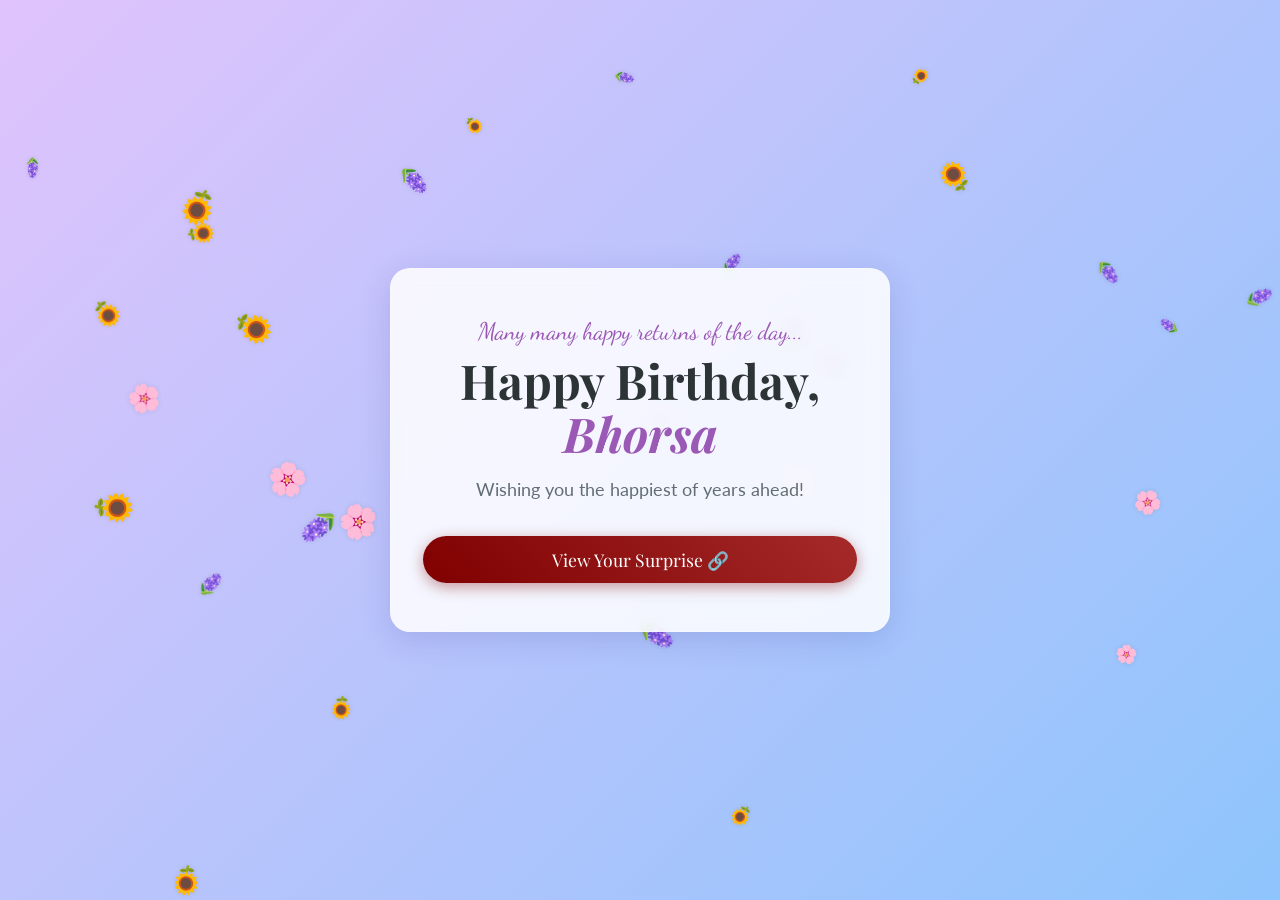
<file: index.html>
<!DOCTYPE html>
<html lang="en">
<head>
    <meta charset="UTF-8">
    <meta name="viewport" content="width=device-width, initial-scale=1.0">
    <title>Happy Birthday!</title>
    <!-- Google Fonts for Typography -->
    <link href="https://fonts.googleapis.com/css2?family=Dancing+Script:wght@700&family=Playfair+Display:ital,wght@0,400;0,700;1,400&family=Lato:wght@300;400&display=swap" rel="stylesheet">
    <!-- Link to the CSS file -->
    <link rel="stylesheet" href="style.css">
</head>
<body>

    <!-- ANIMATION LAYER -->
    <canvas id="flowerCanvas"></canvas>

    <!-- MAIN CONTENT -->
    <div class="card-container">
        <div class="super-header">Many many happy returns of the day...</div>
        
        <!-- EDIT NAME HERE -->
        <h1>Happy Birthday, <br><span class="highlight">Bhorsa</span></h1>
        
        <p>
            Wishing you the happiest of years ahead!
        </p>

        <!-- BUTTON -->
        <button class="wish-btn" id="wishBtn">View Your Surprise 🔗</button>

        <!-- HIDDEN MESSAGE REVEALED ON CLICK -->
        <div class="hidden-message" id="messageArea">
            <p class="note">"May this year, and all the years ahead be that of full of your riot of laughter, of that your jovial stance of magnamous scale, and last but not the least, resilience to all the challenges in this journey of life, without the slightest disturbances to the inner peace and clarity that you strive for. Have a nice day, nice month, nice year, and a nice life, today onwards." <br> "May you be fulfilled enough so that you are always jovial from deep within, but not satisfied enough to always strive for more, to catapult the trajectory of your growth."</p>
            
            <!-- PROVISION FOR HYPERLINKING -->
            <a href="/The Waste Land by T.S Eliot.pdf" class="gift-link" target="_blank">🔗Open your Gift 🎁</a>
        </div>
    </div>

    <!-- Link to the JavaScript file -->
    <script src="script.js"></script>
</body>
</html>
</file>
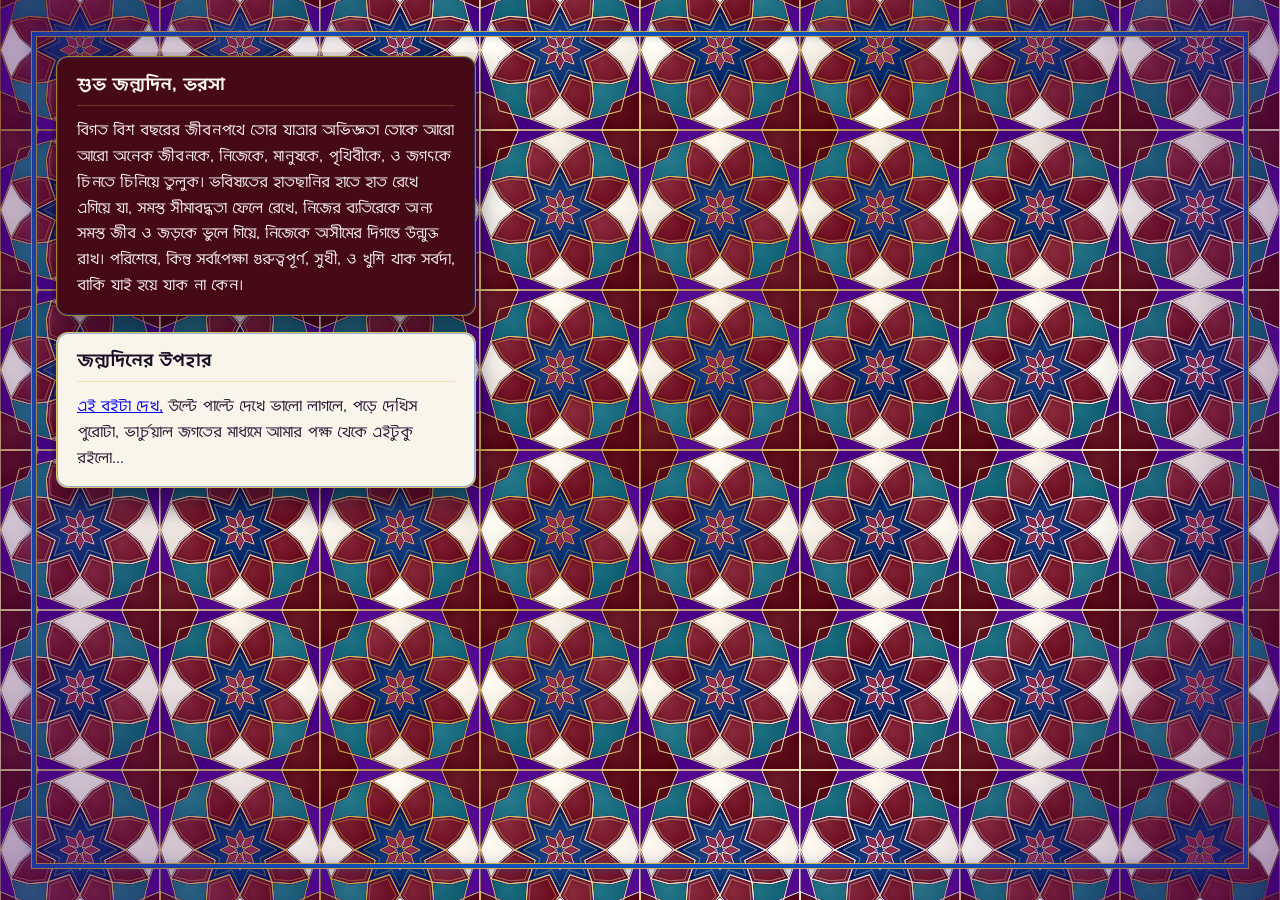
<file: 2026/index.html>
<!DOCTYPE html>
<html lang="bn">

<head>
  <meta charset="UTF-8">
  <meta name="viewport" content="width=device-width, initial-scale=1.0">

  <title>ভরসার কুড়ি পূর্ণ করে একুশে পা</title>
  
  <!-- Google Fonts -->
  <link rel="preconnect" href="https://fonts.googleapis.com">
  <link rel="preconnect" href="https://fonts.gstatic.com" crossorigin>
  <!-- Incorporate Mina Bangla Font (Regular 400 and Bold 700) -->
  <link href="https://fonts.googleapis.com/css2?family=Mina:wght@400;700&display=swap" rel="stylesheet">

  <link rel="stylesheet" href="styles.css">
</head>

<body>

  <!-- Viewport Background of Zelij Tile Patterns -->
  <div id="zelij-viewport-background" role="img" aria-label="Screen overlaid with patterns rendered, as imitated from Moroccan Zelij tiles">

    <!-- Zelij Tile patterns, as generated via CSS & JS -->
    <canvas id="zelij-canvas"></canvas>

    <!-- Offset inward boundary from viewport -->
    <div id="moroccan-blue-offset-rect" class="moroccan-blue-offset-rect" aria-hidden="true"></div>

    <!-- Fadening of edges of the viewport -->
    <div class="zelij-vignette-layer"></div>
  </div>

  <!-- floating text box zone -->
  <section id="blue-frame-inner-stage" class="blue-frame-inner-stage" aria-label="Content Stage Inside Moroccan Blue Rectangle">

    <div class="floating-boxes-scroll-container" id="floating-boxes-container">

      <!-- Birthday Wish -->
      <article class="zelij-floating-box is-opaque theme-burgundy" id="box-2">

        <header class="floating-box-header">
          <h2 class="floating-box-title">শুভ জন্মদিন, ভরসা</h2>
        </header>

        <div class="floating-box-body">
          <p class="floating-box-text">
          বিগত বিশ বছরের জীবনপথে তোর যাত্রার অভিজ্ঞতা তোকে আরো আরো অনেক জীবনকে, নিজেকে, মানুষকে, পৃথিবীকে, ও জগৎকে চিনতে চিনিয়ে তুলুক। ভবিষ্যতের হাতছানির হাতে হাত রেখে এগিয়ে যা, সমস্ত সীমাবদ্ধতা ফেলে রেখে, নিজের ব্যতিরেকে অন্য সমস্ত জীব ও জড়কে ভুলে গিয়ে, নিজেকে অসীমের দিগন্তে উন্মুক্ত রাখ। পরিশেষে, কিন্তু সর্বাপেক্ষা গুরুত্বপূর্ণ, সুখী, ও খুশি থাক সর্বদা, বাকি যাই হয়ে যাক না কেন।          </p>
        </div>

      </article>

      <!-- Birthday Gift -->
      <article class="zelij-floating-box is-opaque theme-ivory" id="box-4">

        <header class="floating-box-header">
          <h2 class="floating-box-title">জন্মদিনের উপহার</h2>
        </header>

        <div class="floating-box-body">
          <p class="floating-box-text">
            <a href="/কাছের মানুষ - সুচিত্রা ভট্টাচার্য.pdf" target="_blank">এই বইটা দেখ,</a> উল্টে পাল্টে দেখে ভালো লাগলে, পড়ে দেখিস পুরোটা, ভার্চুয়াল জগতের মাধ্যমে আমার পক্ষ থেকে এইটুকু রইলো...
          </p>
        </div>

      </article>

    </div>
  </section>



  <!-- JS for background pattern rendering, and scrolling of floating boxes -->
  <script src="script.js"></script>
</body>
</html>
</file>
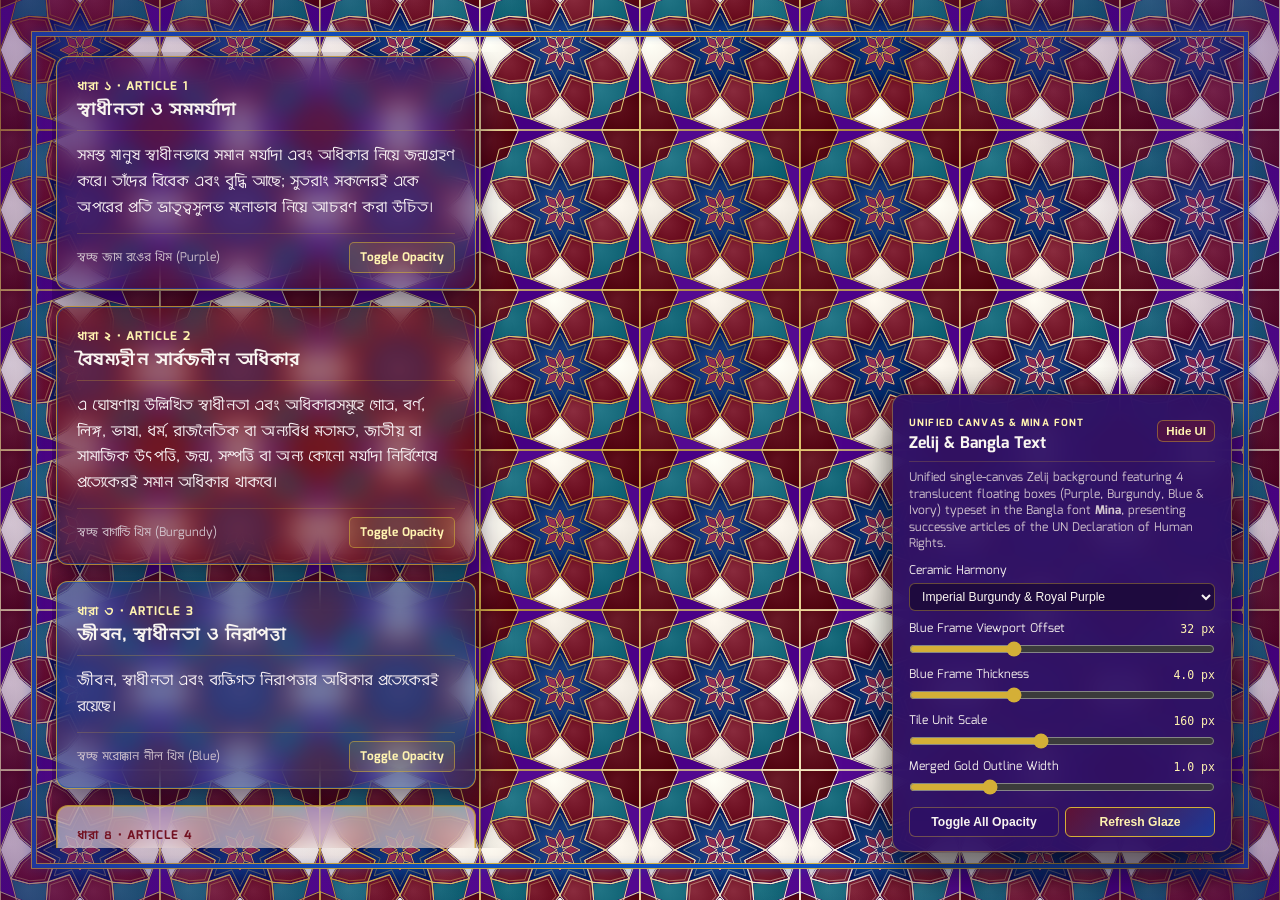
<file: testing2026/zelij_burgundy_blue/index.html>
<!DOCTYPE html>
<!-- Declare standards-compliant HTML5 document mode -->
<html lang="bn">
<head>
  <!-- Universal character encoding -->
  <meta charset="UTF-8">
  <!-- Ensure accurate full-viewport scaling on mobile and desktop displays -->
  <meta name="viewport" content="width=device-width, initial-scale=1.0">
  <!-- Descriptive document title for the merged single-canvas Zelij background with Mina font -->
  <title>Zelij Background — চার রঙের ভাসমান কাঁচ পাত্র ও সার্বজনীন মানবাধিকার ঘোষণাপত্র (Mina Font)</title>
  
  <!-- Preconnect to Google Fonts for efficient and fast web font delivery -->
  <link rel="preconnect" href="https://fonts.googleapis.com">
  <link rel="preconnect" href="https://fonts.gstatic.com" crossorigin>
  <!-- Incorporate the Bangla font Mina (Regular 400 and Bold 700) -->
  <link href="https://fonts.googleapis.com/css2?family=Mina:wght@400;700&display=swap" rel="stylesheet">

  <!-- Link external CSS stylesheet containing full-viewport rules and floating box styling -->
  <link rel="stylesheet" href="styles.css">
</head>
<body>

  <!-- Full-viewport background container locked to all four edges of the browser window -->
  <div id="zelij-viewport-background" role="img" aria-label="Full-viewport Moroccan Zelij pattern with merged golden overlay, burgundy rosettes, royal purple base, and thin Moroccan blue offset rectangle">

    <!-- Unified single canvas: renders both base glazed ceramic tiles (burgundy rosettes, purple base) AND thin golden outline overlay in a single high-performance pipeline -->
    <canvas id="zelij-canvas"></canvas>

    <!-- Thin Moroccan blue rectangle offset inward from all four viewport boundaries -->
    <div id="moroccan-blue-offset-rect" class="moroccan-blue-offset-rect" aria-hidden="true"></div>

    <!-- Ambient radial vignette to deepen edge contrast across the viewport -->
    <div class="zelij-vignette-layer"></div>
  </div>

  <!-- Inner safe-zone stage strictly bounded inside the thin Moroccan blue rectangle for floating boxes -->
  <section id="blue-frame-inner-stage" class="blue-frame-inner-stage" aria-label="Content Stage Inside Moroccan Blue Rectangle">

    <!-- Scrollable container for floating boxes: enables vertical scrolling when multiple boxes exceed available inner height -->
    <div class="floating-boxes-scroll-container" id="floating-boxes-container">

      <!-- FLOATING BOX 1: Translucent Purple Theme (Theme 1: theme-purple) containing Article 1 -->
      <article class="zelij-floating-box is-translucent theme-purple" id="box-1">
        <header class="floating-box-header">
          <span class="floating-box-tag">ধারা ১ • ARTICLE 1</span>
          <h2 class="floating-box-title">স্বাধীনতা ও সমমর্যাদা</h2>
        </header>

        <div class="floating-box-body">
          <p class="bengali-declaration-text">
            সমস্ত মানুষ স্বাধীনভাবে সমান মর্যাদা এবং অধিকার নিয়ে জন্মগ্রহণ করে। তাঁদের বিবেক এবং বুদ্ধি আছে; সুতরাং সকলেরই একে অপরের প্রতি ভ্রাতৃত্বসুলভ মনোভাব নিয়ে আচরণ করা উচিত।
          </p>
        </div>

        <footer class="floating-box-footer">
          <span class="floating-box-meta">স্বচ্ছ জাম রঙের থিম (Purple)</span>
          <button type="button" class="floating-box-action toggle-opacity-btn" data-target="box-1">
            Toggle Opacity
          </button>
        </footer>
      </article>

      <!-- FLOATING BOX 2: Translucent Burgundy Theme (Theme 2: theme-burgundy) containing Article 2 -->
      <article class="zelij-floating-box is-translucent theme-burgundy" id="box-2">
        <header class="floating-box-header">
          <span class="floating-box-tag">ধারা ২ • ARTICLE 2</span>
          <h2 class="floating-box-title">বৈষম্যহীন সার্বজনীন অধিকার</h2>
        </header>

        <div class="floating-box-body">
          <p class="bengali-declaration-text">
            এ ঘোষণায় উল্লিখিত স্বাধীনতা এবং অধিকারসমূহে গোত্র, বর্ণ, লিঙ্গ, ভাষা, ধর্ম, রাজনৈতিক বা অন্যবিধ মতামত, জাতীয় বা সামাজিক উৎপত্তি, জন্ম, সম্পত্তি বা অন্য কোনো মর্যাদা নির্বিশেষে প্রত্যেকেরই সমান অধিকার থাকবে।
          </p>
        </div>

        <footer class="floating-box-footer">
          <span class="floating-box-meta">স্বচ্ছ বার্গান্ডি থিম (Burgundy)</span>
          <button type="button" class="floating-box-action toggle-opacity-btn" data-target="box-2">
            Toggle Opacity
          </button>
        </footer>
      </article>

      <!-- FLOATING BOX 3: Translucent Moroccan Blue Theme (Theme 3: theme-blue) containing Article 3 -->
      <article class="zelij-floating-box is-translucent theme-blue" id="box-3">
        <header class="floating-box-header">
          <span class="floating-box-tag">ধারা ৩ • ARTICLE 3</span>
          <h2 class="floating-box-title">জীবন, স্বাধীনতা ও নিরাপত্তা</h2>
        </header>

        <div class="floating-box-body">
          <p class="bengali-declaration-text">
            জীবন, স্বাধীনতা এবং ব্যক্তিগত নিরাপত্তার অধিকার প্রত্যেকেরই রয়েছে।
          </p>
        </div>

        <footer class="floating-box-footer">
          <span class="floating-box-meta">স্বচ্ছ মরোক্কান নীল থিম (Blue)</span>
          <button type="button" class="floating-box-action toggle-opacity-btn" data-target="box-3">
            Toggle Opacity
          </button>
        </footer>
      </article>

      <!-- FLOATING BOX 4: Translucent Ivory Theme (Theme 4: theme-ivory) containing Article 4 -->
      <article class="zelij-floating-box is-translucent theme-ivory" id="box-4">
        <header class="floating-box-header">
          <span class="floating-box-tag">ধারা ৪ • ARTICLE 4</span>
          <h2 class="floating-box-title">দাসত্ব ও দাসব্যবসায় নিষেধাজ্ঞা</h2>
        </header>

        <div class="floating-box-body">
          <p class="bengali-declaration-text">
            কাউকে অধীনতা বা দাসত্বে আবদ্ধ রাখা চলবে না; সকল প্রকার দাসত্ব এবং দাসব্যবসায় নিষিদ্ধ থাকবে।
          </p>
        </div>

        <footer class="floating-box-footer">
          <span class="floating-box-meta">স্বচ্ছ হাতির দাঁতের থিম (Ivory)</span>
          <button type="button" class="floating-box-action toggle-opacity-btn" data-target="box-4">
            Toggle Opacity
          </button>
        </footer>
      </article>

    </div>
  </section>

  <!-- Non-intrusive foreground panel for live pattern and layout customization -->
  <main class="viewport-foreground" id="foreground-ui">
    <section class="control-card" id="control-card" aria-label="Pattern &amp; Box Controls">
      <header class="control-header">
        <div class="header-titles">
          <span class="badge-gold">UNIFIED CANVAS &amp; MINA FONT</span>
          <h1 class="card-title">Zelij &amp; Bangla Text</h1>
        </div>
        <button type="button" id="toggle-panel-btn" class="icon-btn" title="Toggle Controls" aria-expanded="true">
          Hide UI
        </button>
      </header>

      <div class="control-body" id="control-body">
        <p class="card-description">
          Unified single-canvas Zelij background featuring 4 translucent floating boxes (Purple, Burgundy, Blue &amp; Ivory) typeset in the Bangla font <strong>Mina</strong>, presenting successive articles of the UN Declaration of Human Rights.
        </p>

        <!-- Glaze harmony selector -->
        <div class="control-group">
          <label for="palette-select" class="control-label">Ceramic Harmony</label>
          <select id="palette-select" class="control-select">
            <option value="imperialBurgundy">Imperial Burgundy &amp; Royal Purple</option>
            <option value="crimsonMajorelle">Crimson Majorelle &amp; Violet</option>
            <option value="andalusianGarnet">Andalusian Garnet &amp; Imperial Purple</option>
            <option value="royalMarrakech">Royal Marrakech &amp; Orchid</option>
          </select>
        </div>

        <!-- Moroccan blue rectangle boundary offset slider -->
        <div class="control-group">
          <div class="label-row">
            <label for="rect-offset-slider" class="control-label">Blue Frame Viewport Offset</label>
            <span id="rect-offset-value" class="control-readout">32 px</span>
          </div>
          <input type="range" id="rect-offset-slider" class="control-slider" min="12" max="72" step="2" value="32">
        </div>

        <!-- Moroccan blue rectangle border thickness slider -->
        <div class="control-group">
          <div class="label-row">
            <label for="rect-thickness-slider" class="control-label">Blue Frame Thickness</label>
            <span id="rect-thickness-value" class="control-readout">4.0 px</span>
          </div>
          <input type="range" id="rect-thickness-slider" class="control-slider" min="2.0" max="8.0" step="0.5" value="4.0">
        </div>

        <!-- Tile unit scale slider -->
        <div class="control-group">
          <div class="label-row">
            <label for="scale-slider" class="control-label">Tile Unit Scale</label>
            <span id="scale-value" class="control-readout">160 px</span>
          </div>
          <input type="range" id="scale-slider" class="control-slider" min="100" max="240" step="10" value="160">
        </div>

        <!-- Merged golden outline thickness slider -->
        <div class="control-group">
          <div class="label-row">
            <label for="gold-width-slider" class="control-label">Merged Gold Outline Width</label>
            <span id="gold-width-value" class="control-readout">1.0 px</span>
          </div>
          <input type="range" id="gold-width-slider" class="control-slider" min="0.5" max="2.5" step="0.1" value="1.0">
        </div>

        <!-- Control buttons -->
        <div class="button-row">
          <button type="button" id="toggle-all-opacity-btn" class="secondary-control-btn">
            Toggle All Opacity
          </button>
          <button type="button" id="regenerate-btn" class="primary-btn">
            Refresh Glaze
          </button>
        </div>
      </div>
    </section>
  </main>

  <!-- External script containing the merged single-canvas renderer and floating box controller -->
  <script src="script.js"></script>
</body>
</html>
</file>
<file: style.css>
/* --- CSS VARIABLES & RESET --- */
:root {
    /* Theme colors */
    --primary-color: #9b59b6; 
    --secondary-color: #af7ac5; 
    --accent-gold: #ffd700;
    --text-dark: #2d3436;
    --glass-bg: rgba(255, 255, 255, 0.85);
    --glass-border: rgba(255, 255, 255, 0.3);
    --scroll-thumb: rgba(128, 0, 0, 0.5); /* Maroon for scrollbar */
}

* {
    margin: 0;
    padding: 0;
    box-sizing: border-box;
}

body {
    overflow: hidden; /* Prevents scrollbars from the canvas */
    font-family: 'Lato', sans-serif;
    /* Light purple gradient background */
    background: linear-gradient(135deg, #e0c3fc 0%, #8ec5fc 100%);
    height: 100vh;
    width: 100vw;
    display: flex;
    justify-content: center;
    align-items: center;
    position: relative;
}

/* --- CANVAS BACKGROUND --- */
#flowerCanvas {
    position: absolute;
    top: 0;
    left: 0;
    width: 100%;
    height: 100%;
    z-index: 1; /* Behind the card */
    pointer-events: none; /* Let clicks pass through */
}

/* --- MAIN CARD CONTAINER --- */
.card-container {
    position: relative;
    z-index: 10;
    background: var(--glass-bg);
    backdrop-filter: blur(10px);
    -webkit-backdrop-filter: blur(10px);
    border: 1px solid var(--glass-border);
    padding: 3rem 2rem;
    border-radius: 20px;
    box-shadow: 0 8px 32px 0 rgba(31, 38, 135, 0.15);
    text-align: center;
    max-width: 500px;
    width: 90%;
    /* Ensure card doesn't get taller than screen on mobile */
    max-height: 90vh; 
    display: flex;
    flex-direction: column;
    
    transition: transform 0.3s ease;
    opacity: 0;
    animation: fadeIn 1.5s ease-out forwards;
}

/* --- TYPOGRAPHY --- */
.super-header {
    font-family: 'Dancing Script', cursive;
    color: var(--primary-color);
    font-size: 1.5rem;
    margin-bottom: 0.5rem;
}

h1 {
    font-family: 'Playfair Display', serif;
    font-size: 3rem;
    color: var(--text-dark);
    margin-bottom: 1rem;
    line-height: 1.1;
}

.highlight {
    color: var(--primary-color);
    font-style: italic;
}

p {
    font-size: 1.1rem;
    color: #636e72;
    margin-bottom: 2rem;
    line-height: 1.6;
}

/* --- BUTTON STYLES (Maroon) --- */
.wish-btn {
    background: linear-gradient(45deg, #800000, #a52a2a); 
    border: none;
    padding: 12px 35px;
    color: white;
    font-size: 1.1rem;
    border-radius: 50px;
    cursor: pointer;
    font-family: 'Playfair Display', serif;
    box-shadow: 0 4px 15px rgba(128, 0, 0, 0.4); 
    transition: transform 0.2s, box-shadow 0.2s;
    /* Prevent button from shrinking */
    flex-shrink: 0; 
}

.wish-btn:hover {
    transform: translateY(-3px);
    box-shadow: 0 6px 20px rgba(128, 0, 0, 0.6); 
}

.wish-btn:active {
    transform: scale(0.95);
}

/* --- HIDDEN MESSAGE SECTION (SCROLLABLE) --- */
.hidden-message {
    display: none; /* Hidden by default */
    margin-top: 1.5rem;
    border-top: 1px solid rgba(0,0,0,0.1);
    padding-top: 1.5rem;
    
    /* Scroll Logic */
    max-height: 200px; /* Limits height to approx 10-15 lines of text */
    overflow-y: auto;  /* Enables vertical scrolling */
    padding-right: 10px; /* Spacing for scrollbar */
    
    animation: slideUp 0.8s ease forwards;
}

/* --- CUSTOM SCROLLBAR STYLING --- */
/* Width */
.hidden-message::-webkit-scrollbar {
    width: 6px;
}
/* Track */
.hidden-message::-webkit-scrollbar-track {
    background: rgba(0,0,0,0.05); 
    border-radius: 10px;
}
/* Handle */
.hidden-message::-webkit-scrollbar-thumb {
    background: var(--scroll-thumb); 
    border-radius: 10px;
}
/* Handle on hover */
.hidden-message::-webkit-scrollbar-thumb:hover {
    background: #800000; 
}

.note {
    font-family: 'Dancing Script', cursive;
    font-size: 1.5rem;
    color: var(--text-dark);
    margin-bottom: 10px;
}

.long-text {
    font-size: 0.95rem;
    text-align: justify;
    margin-bottom: 15px;
}

/* --- HYPERLINK STYLES --- */
.gift-link {
    display: inline-block;
    margin-top: 10px;
    padding: 8px 15px;
    color: #800000; /* Matching Maroon theme */
    text-decoration: none;
    font-weight: bold;
    border: 2px solid #800000;
    border-radius: 5px;
    transition: all 0.2s;
}

.gift-link:hover {
    background-color: #800000;
    color: white;
}

/* --- ANIMATIONS --- */
@keyframes fadeIn {
    from { opacity: 0; transform: translateY(20px); }
    to { opacity: 1; transform: translateY(0); }
}

@keyframes slideUp {
    from { opacity: 0; transform: translateY(20px); }
    to { opacity: 1; transform: translateY(0); }
}

/* --- RESPONSIVE ADJUSTMENTS --- */
@media (max-width: 600px) {
    h1 { font-size: 2.2rem; }
    .card-container { padding: 2rem 1.5rem; }
}
</file>
<file: 2026/styles.css>
/* ==========================================================================
   MOROCCAN ZELIJ TILE BACKGROUND, AND ASSOCIATED FLOATING BOXES FOR TEXT, AND OTHER PURPOSES
   ========================================================================== */

/* Import Bangla Google Font Mina (fallback) */
@import url('https://fonts.googleapis.com/css2?family=Mina:wght@400;700&display=swap');

/* Root theme variables for palettes, rectangle offsets, and sizing */
:root {
  --gold-primary: #d4af37;             /* 24k gold for thin outlines */
  --gold-highlight: #fff3b0;           /* Specular gold highlight */
  --burgundy-rosette: #721121;         /* Deep Moroccan burgundy */
  --purple-base: #6b21a8;              /* Royal purple ceramic tile base */
  --purple-deep: #3b0764;              /* Deep amethyst joint fill */
  --moroccan-blue: #0f52ba;            /* Moroccan cobalt blue */
  --rect-offset: 32px;                 /* Distance offset from viewport edges */
  --rect-thickness: 4px;               /* Thin line thickness of Moroccan blue rectangle */
  --inner-stage-gap: 16px;             /* Internal breathing gap between blue line & boxes */
  --panel-bg: rgba(46, 16, 101, 0.94); /* Increased opacity translucent royal purple background for UI */
  --panel-border: rgba(212, 175, 55, 0.45); /* Thin gold border */
  --text-main: #f9f5f0;                /* Warm parchment white */
  --text-muted: #d4c7d0;               /* Soft muted text */
  --font-bangla: 'Mina', system-ui, -apple-system, sans-serif; /* Mina font family */
}

/* Reset margins, paddings, and box-sizing to eliminate unexpected scrollbars */
*,
*::before,
*::after {
  box-sizing: border-box;
  margin: 0;
  padding: 0;
}

/* Guarantee html and body occupy exactly 100% of the viewport */
html,
body {
  width: 100vw;
  height: 100vh;
  overflow: hidden;
  background-color: var(--purple-deep, #3b0764);
  font-family: var(--font-bangla);
  color: var(--text-main);
  -webkit-font-smoothing: antialiased;
}

/* ==========================================================================
   1. FULL-VIEWPORT ZELIJ BACKGROUND & UNIFIED CANVAS
   ========================================================================== */

#zelij-viewport-background {
  position: fixed;
  inset: 0;
  width: 100vw;
  height: 100vh;
  z-index: 1;
  pointer-events: none;
  overflow: hidden;
}

#zelij-canvas {
  position: absolute;
  inset: 0;
  width: 100%;
  height: 100%;
  display: block;
  z-index: 1;
}

/* ==========================================================================
   2. THIN MOROCCAN BLUE RECTANGLE OFFSET FROM VIEWPORT BOUNDARIES
   ========================================================================== */

/* Thin rectangle inset from viewport boundaries */
.moroccan-blue-offset-rect {
  position: absolute;
  top: var(--rect-offset, 32px);
  right: var(--rect-offset, 32px);
  bottom: var(--rect-offset, 32px);
  left: var(--rect-offset, 32px);
  z-index: 2;
  border: var(--rect-thickness, 4px) solid var(--moroccan-blue);
  /* Traced on both outer and inner edges by a thin golden line */
  outline: 1px solid rgba(212, 175, 55, 0.85);
  box-shadow:
    inset 0 0 0 1px rgba(212, 175, 55, 0.85),
    0 0 12px rgba(15, 82, 186, 0.4),
    inset 0 0 8px rgba(15, 82, 186, 0.3);
  pointer-events: none;
  transition: top 0.1s ease, right 0.1s ease, bottom 0.1s ease, left 0.1s ease, border-width 0.1s ease;
}

/* Viewport Edge Shadowing */
.zelij-vignette-layer {
  position: absolute;
  inset: 0;
  z-index: 3;
  background: radial-gradient(
    circle at center,
    transparent 58%,
    rgba(59, 7, 100, 0.42) 100%
  );
  pointer-events: none;
}

/* ==========================================================================
   3. INNER SAFE-ZONE STAGE & SCROLLABLE FLOATING BOXES CONTAINER
   ========================================================================== */

/* Fixed container inside thin rectangle */
.blue-frame-inner-stage {
  position: fixed;
  /* Top, right, bottom, left insets mathematically bound the stage inside the blue line */
  top: calc(var(--rect-offset, 32px) + var(--rect-thickness, 4px) + var(--inner-stage-gap, 16px));
  right: calc(var(--rect-offset, 32px) + var(--rect-thickness, 4px) + var(--inner-stage-gap, 16px));
  bottom: calc(var(--rect-offset, 32px) + var(--rect-thickness, 4px) + var(--inner-stage-gap, 16px));
  left: calc(var(--rect-offset, 32px) + var(--rect-thickness, 4px) + var(--inner-stage-gap, 16px));
  z-index: 8;
  max-width: calc(100vw - (var(--rect-offset, 32px) + var(--rect-thickness, 4px) + var(--inner-stage-gap, 16px)) * 2);
  max-height: calc(100vh - (var(--rect-offset, 32px) + var(--rect-thickness, 4px) + var(--inner-stage-gap, 16px)) * 2);
  overflow: hidden;
  pointer-events: none;
}

/* Scrollable container for floating boxes */
.floating-boxes-scroll-container {
  width: 100%;
  height: 100%;
  max-width: 100%;
  max-height: 100%;
  overflow-y: auto;
  overflow-x: hidden;
  display: flex;
  flex-direction: column;
  gap: 16px;
  padding: 4px 14px 20px 4px;
  scrollbar-width: thin;
  scrollbar-color: rgba(212, 175, 55, 0.5) rgba(59, 7, 100, 0.2);
}

.floating-boxes-scroll-container::-webkit-scrollbar {
  width: 6px;
}

.floating-boxes-scroll-container::-webkit-scrollbar-track {
  background: rgba(59, 7, 100, 0.2);
  border-radius: 3px;
}

.floating-boxes-scroll-container::-webkit-scrollbar-thumb {
  background: rgba(212, 175, 55, 0.5);
  border-radius: 3px;
}

/* ==========================================================================
   4. FLOATING BOX BASE STYLING (NO VIEWPORT CAPS, NO INTERNAL SCROLL)
   ========================================================================== */

/* Floating box card element */
.zelij-floating-box {
  pointer-events: auto;
  width: 420px;
  max-width: none;
  max-height: none;
  display: flex;
  flex-direction: column;
  border-radius: 12px;
  padding: 16px 20px;
  color: var(--text-main);
  font-family: var(--font-bangla);
  border: 1px solid rgba(212, 175, 55, 0.72);
  box-shadow:
    0 12px 32px rgba(18, 4, 36, 0.58),
    inset 0 0 0 1px rgba(15, 82, 186, 0.45);
  transition:
    background-color 0.25s ease,
    backdrop-filter 0.25s ease,
    border-color 0.2s ease,
    box-shadow 0.2s ease,
    color 0.25s ease;
  flex-shrink: 0;
}

.zelij-floating-box:hover {
  border-color: var(--gold-highlight);
  box-shadow:
    0 16px 40px rgba(18, 4, 36, 0.72),
    inset 0 0 0 1px rgba(212, 175, 55, 0.5);
}

/* ==========================================================================
   5. COLOR THEMES: TRANSLUCENT & OPAQUE (PURPLE, BURGUNDY, BLUE & IVORY)
   ========================================================================== */

/* ----------------- TRANSLUCENT MODIFIERS (FROSTED GLASS) ----------------- */
.zelij-floating-box.is-translucent {
  backdrop-filter: blur(14px) saturate(140%);
  -webkit-backdrop-filter: blur(14px) saturate(140%);
}

.zelij-floating-box.is-translucent.theme-purple {
  background-color: rgba(46, 16, 101, 0.50);
  color: #f9f5f0;
}

.zelij-floating-box.is-translucent.theme-burgundy {
  background-color: rgba(92, 14, 28, 0.50);
  color: #fbf5f6;
}

.zelij-floating-box.is-translucent.theme-blue {
  background-color: rgba(15, 60, 136, 0.50);
  color: #f4f8fe;
}

.zelij-floating-box.is-translucent.theme-ivory {
  background-color: rgba(248, 244, 232, 0.52); 
  color: #1e132a; 
}

.zelij-floating-box.is-translucent.theme-ivory .floating-box-tag {
  color: #721121; /* Burgundy accent tag for ivory card */
}

.zelij-floating-box.is-translucent.theme-ivory .floating-box-title {
  color: #1a0f26;
}

.zelij-floating-box.is-translucent.theme-ivory .floating-box-text {
  color: #241432;
}

.zelij-floating-box.is-translucent.theme-ivory .floating-box-meta {
  color: #5c4a5e;
}

/* -------------------- OPAQUE MODIFIERS (SOLID CERAMIC) ------------------- */
.zelij-floating-box.is-opaque {
  backdrop-filter: none;
  -webkit-backdrop-filter: none;
}

.zelij-floating-box.is-opaque.theme-purple {
  background-color: #2b0952;
  color: #f9f5f0;
}

.zelij-floating-box.is-opaque.theme-burgundy {
  background-color: #450a16; 
  color: #fbf5f6;
}

.zelij-floating-box.is-opaque.theme-blue {
  background-color: #0c2d64; 
  color: #f4f8fe;
}

.zelij-floating-box.is-opaque.theme-ivory {
  background-color: #f9f5ea; 
  color: #1a0f26;
}

.zelij-floating-box.is-opaque.theme-ivory .floating-box-tag {
  color: #721121;
}

.zelij-floating-box.is-opaque.theme-ivory .floating-box-title {
  color: #1a0f26;
}

.zelij-floating-box.is-opaque.theme-ivory .floating-box-text {
  color: #241432;
}

.zelij-floating-box.is-opaque.theme-ivory .floating-box-meta {
  color: #5c4a5e;
}

/* ==========================================================================
   6. FLOATING BOX INTERIOR TYPOGRAPHY & BANGLA MINA FONT
   ========================================================================== */

.floating-box-header {
  padding-bottom: 8px;
  margin-bottom: 8px;
  border-bottom: 1px solid rgba(212, 175, 55, 0.28);
}

.floating-box-tag {
  display: inline-block;
  font-family: var(--font-bangla);
  font-size: 0.72rem;
  font-weight: 700;
  letter-spacing: 0.08em;
  color: var(--gold-highlight);
  margin-bottom: 2px;
}

.floating-box-title {
  font-family: var(--font-bangla);
  font-size: 1.12rem;
  font-weight: 700;
  color: var(--text-main);
  line-height: 1.35;
}

.floating-box-body {
  overflow: visible;
  max-height: none;
  padding-right: 0;
}

/* Bengali typeset in Mina font */
.floating-box-text {
  font-family: var(--font-bangla);
  font-size: 0.96rem;
  line-height: 1.68;
  color: #f8f1f3;
  margin-top: 4px;
}

.floating-box-footer {
  margin-top: 12px;
  padding-top: 8px;
  border-top: 1px solid rgba(212, 175, 55, 0.22);
  display: flex;
  align-items: center;
  justify-content: space-between;
  gap: 8px;
}

.floating-box-meta {
  font-family: var(--font-bangla);
  font-size: 0.78rem;
  color: var(--text-muted);
}

/* Responsive viewport */
@media (max-width: 600px) {
  .zelij-floating-box {
    width: 100%;
  }
}
</file>
<file: testing2026/zelij_burgundy_blue/styles.css>
/* ==========================================================================
   MOROCCAN ZELIJ BACKGROUND WITH MERGED GOLD OVERLAY & MINA BANGLA BOXES
   Pure CSS3 - Fully documented rules covering viewport pinning, Moroccan blue
   offset rectangle, Mina font typography, and ivory theme modifiers.
   ========================================================================== */

/* Import Bangla Google Font Mina (fallback if CDN link is blocked or cached) */
@import url('https://fonts.googleapis.com/css2?family=Mina:wght@400;700&display=swap');

/* Root theme variables for palettes, rectangle offsets, and sizing */
:root {
  --gold-primary: #d4af37;             /* 24k gold for thin outlines */
  --gold-highlight: #fff3b0;           /* Specular gold highlight */
  --burgundy-rosette: #721121;         /* Deep Moroccan burgundy */
  --purple-base: #6b21a8;              /* Royal purple ceramic tile base */
  --purple-deep: #3b0764;              /* Deep amethyst joint fill */
  --moroccan-blue: #0f52ba;            /* Moroccan cobalt blue */
  --rect-offset: 32px;                 /* Distance offset from viewport edges */
  --rect-thickness: 4px;               /* Thin line thickness of Moroccan blue rectangle */
  --inner-stage-gap: 16px;             /* Internal breathing gap between blue line & boxes */
  --panel-bg: rgba(46, 16, 101, 0.94); /* Increased opacity translucent royal purple background for UI */
  --panel-border: rgba(212, 175, 55, 0.45); /* Thin gold border */
  --text-main: #f9f5f0;                /* Warm parchment white */
  --text-muted: #d4c7d0;               /* Soft muted text */
  --font-bangla: 'Mina', system-ui, -apple-system, sans-serif; /* Mina font family */
}

/* Reset margins, paddings, and box-sizing to eliminate unexpected scrollbars */
*,
*::before,
*::after {
  box-sizing: border-box;
  margin: 0;
  padding: 0;
}

/* Guarantee html and body occupy exactly 100% of the viewport */
html,
body {
  width: 100vw;
  height: 100vh;
  overflow: hidden;
  background-color: var(--purple-deep, #3b0764);
  font-family: var(--font-bangla);
  color: var(--text-main);
  -webkit-font-smoothing: antialiased;
}

/* ==========================================================================
   1. FULL-VIEWPORT ZELIJ BACKGROUND & UNIFIED CANVAS
   ========================================================================== */

/* Background wrapper locked to all four viewport edges (100vw x 100vh) */
#zelij-viewport-background {
  position: fixed;
  inset: 0;
  width: 100vw;
  height: 100vh;
  z-index: 1;
  pointer-events: none; /* Let all clicks pass through to floating boxes and UI */
  overflow: hidden;
}

/* Single unified canvas rendering base ceramic tiles AND thin golden outline */
#zelij-canvas {
  position: absolute;
  inset: 0;
  width: 100%;
  height: 100%;
  display: block;
  z-index: 1;
}

/* ==========================================================================
   2. THIN MOROCCAN BLUE RECTANGLE OFFSET FROM VIEWPORT BOUNDARIES
   ========================================================================== */

/* Thin rectangle inset from all four viewport boundaries */
.moroccan-blue-offset-rect {
  position: absolute;
  top: var(--rect-offset, 32px);
  right: var(--rect-offset, 32px);
  bottom: var(--rect-offset, 32px);
  left: var(--rect-offset, 32px);
  z-index: 2;
  border: var(--rect-thickness, 4px) solid var(--moroccan-blue);
  /* Traced on both outer and inner edges by a thin golden line */
  outline: 1px solid rgba(212, 175, 55, 0.85);
  box-shadow:
    inset 0 0 0 1px rgba(212, 175, 55, 0.85),
    0 0 12px rgba(15, 82, 186, 0.4),
    inset 0 0 8px rgba(15, 82, 186, 0.3);
  pointer-events: none;
  transition: top 0.1s ease, right 0.1s ease, bottom 0.1s ease, left 0.1s ease, border-width 0.1s ease;
}

/* Ambient vignette layer for perimeter depth */
.zelij-vignette-layer {
  position: absolute;
  inset: 0;
  z-index: 3;
  background: radial-gradient(
    circle at center,
    transparent 58%,
    rgba(59, 7, 100, 0.42) 100%
  );
  pointer-events: none;
}

/* ==========================================================================
   3. INNER SAFE-ZONE STAGE & SCROLLABLE FLOATING BOXES CONTAINER
   ========================================================================== */

/* Inner stage locked strictly inside the Moroccan blue offset rectangle */
.blue-frame-inner-stage {
  position: fixed;
  /* Top, right, bottom, left insets mathematically bound the stage inside the blue line */
  top: calc(var(--rect-offset, 32px) + var(--rect-thickness, 4px) + var(--inner-stage-gap, 16px));
  right: calc(var(--rect-offset, 32px) + var(--rect-thickness, 4px) + var(--inner-stage-gap, 16px));
  bottom: calc(var(--rect-offset, 32px) + var(--rect-thickness, 4px) + var(--inner-stage-gap, 16px));
  left: calc(var(--rect-offset, 32px) + var(--rect-thickness, 4px) + var(--inner-stage-gap, 16px));
  z-index: 8;
  max-width: calc(100vw - (var(--rect-offset, 32px) + var(--rect-thickness, 4px) + var(--inner-stage-gap, 16px)) * 2);
  max-height: calc(100vh - (var(--rect-offset, 32px) + var(--rect-thickness, 4px) + var(--inner-stage-gap, 16px)) * 2);
  overflow: hidden;
  pointer-events: none; /* Empty stage space allows clicks through to background */
}

/* Scrollable container for floating boxes: automatically scrolls when multiple boxes are present */
.floating-boxes-scroll-container {
  width: 100%;
  height: 100%;
  max-width: 100%;
  max-height: 100%;
  /* Enable smooth vertical scrolling when multiple boxes exceed viewport space */
  overflow-y: auto;
  overflow-x: hidden;
  display: flex;
  flex-direction: column;
  gap: 16px;
  padding: 4px 14px 20px 4px;
  /* Custom thin golden scrollbar */
  scrollbar-width: thin;
  scrollbar-color: rgba(212, 175, 55, 0.5) rgba(59, 7, 100, 0.2);
}

.floating-boxes-scroll-container::-webkit-scrollbar {
  width: 6px;
}

.floating-boxes-scroll-container::-webkit-scrollbar-track {
  background: rgba(59, 7, 100, 0.2);
  border-radius: 3px;
}

.floating-boxes-scroll-container::-webkit-scrollbar-thumb {
  background: rgba(212, 175, 55, 0.5);
  border-radius: 3px;
}

/* ==========================================================================
   4. FLOATING BOX BASE STYLING (NO VIEWPORT CAPS, NO INTERNAL SCROLL)
   ========================================================================== */

/* Floating box card element: elongates naturally without internal scrollbars */
.zelij-floating-box {
  pointer-events: auto; /* Re-enable pointer events for text selection and buttons */
  width: 420px;
  max-width: none;  /* Removed viewport boundary protection */
  max-height: none; /* Can elongate to any height required by its content */
  display: flex;
  flex-direction: column;
  border-radius: 12px;
  padding: 16px 20px;
  color: var(--text-main);
  font-family: var(--font-bangla);
  /* Thin golden outer border paired with an inner Moroccan blue hairline */
  border: 1px solid rgba(212, 175, 55, 0.72);
  box-shadow:
    0 12px 32px rgba(18, 4, 36, 0.58),
    inset 0 0 0 1px rgba(15, 82, 186, 0.45);
  transition:
    background-color 0.25s ease,
    backdrop-filter 0.25s ease,
    border-color 0.2s ease,
    box-shadow 0.2s ease,
    color 0.25s ease;
  flex-shrink: 0; /* Maintain natural card dimensions inside flex container */
}

.zelij-floating-box:hover {
  border-color: var(--gold-highlight);
  box-shadow:
    0 16px 40px rgba(18, 4, 36, 0.72),
    inset 0 0 0 1px rgba(212, 175, 55, 0.5);
}

/* ==========================================================================
   5. COLOR THEMES: TRANSLUCENT & OPAQUE (PURPLE, BURGUNDY, BLUE & IVORY)
   ========================================================================== */

/* ----------------- TRANSLUCENT MODIFIERS (FROSTED GLASS) ----------------- */
.zelij-floating-box.is-translucent {
  backdrop-filter: blur(14px) saturate(140%);
  -webkit-backdrop-filter: blur(14px) saturate(140%);
}

.zelij-floating-box.is-translucent.theme-purple {
  background-color: rgba(46, 16, 101, 0.50); /* ~50% opacity royal amethyst purple */
  color: #f9f5f0;
}

.zelij-floating-box.is-translucent.theme-burgundy {
  background-color: rgba(92, 14, 28, 0.50); /* ~50% opacity imperial wine burgundy */
  color: #fbf5f6;
}

.zelij-floating-box.is-translucent.theme-blue {
  background-color: rgba(15, 60, 136, 0.50); /* ~50% opacity Moroccan cobalt blue */
  color: #f4f8fe;
}

/* NEW TRANSLUCENT IVORY THEME */
.zelij-floating-box.is-translucent.theme-ivory {
  background-color: rgba(248, 244, 232, 0.52); /* ~50% opacity warm ivory / alabaster */
  color: #1e132a; /* Deep ink tone for crisp legibility against light ivory */
  border: 1px solid rgba(184, 134, 11, 0.75);
  box-shadow:
    0 14px 34px rgba(0, 0, 0, 0.42),
    inset 0 0 0 1px rgba(212, 175, 55, 0.5);
}

.zelij-floating-box.is-translucent.theme-ivory .floating-box-tag {
  color: #721121; /* Burgundy accent tag for ivory card */
}

.zelij-floating-box.is-translucent.theme-ivory .floating-box-title {
  color: #1a0f26;
}

.zelij-floating-box.is-translucent.theme-ivory .bengali-declaration-text {
  color: #241432;
}

.zelij-floating-box.is-translucent.theme-ivory .floating-box-meta {
  color: #5c4a5e;
}

.zelij-floating-box.is-translucent.theme-ivory .floating-box-action {
  background: rgba(114, 17, 33, 0.12);
  color: #721121;
  border-color: rgba(114, 17, 33, 0.45);
}

.zelij-floating-box.is-translucent.theme-ivory .floating-box-action:hover {
  background: rgba(114, 17, 33, 0.24);
}

/* -------------------- OPAQUE MODIFIERS (SOLID CERAMIC) ------------------- */
.zelij-floating-box.is-opaque {
  backdrop-filter: none;
  -webkit-backdrop-filter: none;
}

.zelij-floating-box.is-opaque.theme-purple {
  background-color: #2b0952; /* Solid deep amethyst purple */
  color: #f9f5f0;
}

.zelij-floating-box.is-opaque.theme-burgundy {
  background-color: #450a16; /* Solid imperial burgundy */
  color: #fbf5f6;
}

.zelij-floating-box.is-opaque.theme-blue {
  background-color: #0c2d64; /* Solid Moroccan cobalt blue */
  color: #f4f8fe;
}

/* NEW OPAQUE IVORY THEME */
.zelij-floating-box.is-opaque.theme-ivory {
  background-color: #f9f5ea; /* Solid warm hand-cast ivory ceramic */
  color: #1a0f26;
  border: 1px solid rgba(184, 134, 11, 0.85);
  box-shadow:
    0 14px 34px rgba(0, 0, 0, 0.5),
    inset 0 0 0 1px rgba(212, 175, 55, 0.6);
}

.zelij-floating-box.is-opaque.theme-ivory .floating-box-tag {
  color: #721121;
}

.zelij-floating-box.is-opaque.theme-ivory .floating-box-title {
  color: #1a0f26;
}

.zelij-floating-box.is-opaque.theme-ivory .bengali-declaration-text {
  color: #241432;
}

.zelij-floating-box.is-opaque.theme-ivory .floating-box-meta {
  color: #5c4a5e;
}

.zelij-floating-box.is-opaque.theme-ivory .floating-box-action {
  background: rgba(114, 17, 33, 0.12);
  color: #721121;
  border-color: rgba(114, 17, 33, 0.45);
}

.zelij-floating-box.is-opaque.theme-ivory .floating-box-action:hover {
  background: rgba(114, 17, 33, 0.24);
}

/* ==========================================================================
   6. FLOATING BOX INTERIOR TYPOGRAPHY & BANGLA MINA FONT
   ========================================================================== */

.floating-box-header {
  padding-bottom: 8px;
  margin-bottom: 8px;
  border-bottom: 1px solid rgba(212, 175, 55, 0.28);
}

.floating-box-tag {
  display: inline-block;
  font-family: var(--font-bangla);
  font-size: 0.72rem;
  font-weight: 700;
  letter-spacing: 0.08em;
  color: var(--gold-highlight);
  margin-bottom: 2px;
}

.floating-box-title {
  font-family: var(--font-bangla);
  font-size: 1.12rem;
  font-weight: 700;
  color: var(--text-main);
  line-height: 1.35;
}

.floating-box-body {
  /* Removed internal scrolling: natural elongation without inner scrollbars */
  overflow: visible;
  max-height: none;
  padding-right: 0;
}

/* Bengali text typeset in Mina font with generous line spacing */
.bengali-declaration-text {
  font-family: var(--font-bangla);
  font-size: 0.96rem;
  line-height: 1.68;
  color: #f8f1f3;
  margin-top: 4px;
}

.floating-box-footer {
  margin-top: 12px;
  padding-top: 8px;
  border-top: 1px solid rgba(212, 175, 55, 0.22);
  display: flex;
  align-items: center;
  justify-content: space-between;
  gap: 8px;
}

.floating-box-meta {
  font-family: var(--font-bangla);
  font-size: 0.78rem;
  color: var(--text-muted);
}

.floating-box-action {
  font-family: var(--font-bangla);
  padding: 5px 10px;
  border-radius: 5px;
  border: 1px solid rgba(212, 175, 55, 0.55);
  background: rgba(212, 175, 55, 0.16);
  color: var(--gold-highlight);
  font-size: 0.76rem;
  font-weight: 700;
  cursor: pointer;
  transition: background 0.2s ease;
}

.floating-box-action:hover {
  background: rgba(212, 175, 55, 0.32);
}

/* ==========================================================================
   7. FOREGROUND CONTROL INTERFACE (BOTTOM-RIGHT FLOATING CARD)
   ========================================================================== */

.viewport-foreground {
  position: relative;
  z-index: 10;
  width: 100vw;
  height: 100vh;
  display: flex;
  align-items: flex-end;
  justify-content: flex-end;
  padding: calc(var(--rect-offset, 32px) + 16px);
  pointer-events: none;
}

.control-card {
  pointer-events: auto;
  width: 340px;
  max-width: calc(100vw - 32px);
  background: var(--panel-bg);
  backdrop-filter: blur(12px);
  -webkit-backdrop-filter: blur(12px);
  border: 1px solid var(--panel-border);
  border-radius: 12px;
  padding: 14px 16px;
  box-shadow: 0 16px 42px rgba(0, 0, 0, 0.65);
}

.control-header {
  display: flex;
  align-items: center;
  justify-content: space-between;
  gap: 8px;
}

.badge-gold {
  display: inline-block;
  font-size: 0.64rem;
  font-weight: 700;
  letter-spacing: 0.11em;
  color: var(--gold-highlight);
  text-transform: uppercase;
}

.card-title {
  font-size: 0.98rem;
  font-weight: 600;
  color: var(--text-main);
  line-height: 1.25;
}

.icon-btn {
  background: rgba(114, 17, 33, 0.45);
  color: var(--gold-highlight);
  border: 1px solid rgba(212, 175, 55, 0.45);
  border-radius: 6px;
  padding: 4px 8px;
  font-size: 0.72rem;
  font-weight: 600;
  cursor: pointer;
}

.icon-btn:hover {
  background: rgba(114, 17, 33, 0.7);
}

.control-body {
  margin-top: 8px;
  padding-top: 8px;
  border-top: 1px solid rgba(212, 175, 55, 0.22);
  display: flex;
  flex-direction: column;
  gap: 8px;
}

.control-body.is-collapsed {
  display: none;
}

.card-description {
  font-size: 0.74rem;
  line-height: 1.4;
  color: var(--text-muted);
}

.control-group {
  display: flex;
  flex-direction: column;
  gap: 3px;
}

.label-row {
  display: flex;
  justify-content: space-between;
  align-items: center;
}

.control-label {
  font-size: 0.74rem;
  font-weight: 500;
  color: var(--text-main);
}

.control-readout {
  font-size: 0.72rem;
  font-family: ui-monospace, SFMono-Regular, Menlo, Monaco, Consolas, monospace;
  color: var(--gold-highlight);
}

.control-select {
  width: 100%;
  padding: 5px 8px;
  border-radius: 6px;
  border: 1px solid rgba(212, 175, 55, 0.4);
  background-color: rgba(30, 10, 60, 0.92);
  color: var(--text-main);
  font-size: 0.76rem;
  outline: none;
  cursor: pointer;
}

.control-slider {
  width: 100%;
  accent-color: var(--gold-primary);
  cursor: pointer;
}

.button-row {
  display: flex;
  gap: 6px;
  margin-top: 4px;
}

.primary-btn,
.secondary-control-btn {
  flex: 1;
  padding: 7px 10px;
  border-radius: 6px;
  font-size: 0.76rem;
  font-weight: 600;
  cursor: pointer;
  transition: filter 0.2s ease;
}

.primary-btn {
  border: 1px solid var(--gold-primary);
  background: linear-gradient(135deg, rgba(114, 17, 33, 0.7), rgba(15, 82, 186, 0.6));
  color: var(--gold-highlight);
}

.secondary-control-btn {
  border: 1px solid rgba(212, 175, 55, 0.4);
  background: rgba(46, 16, 101, 0.75);
  color: var(--text-main);
}

.primary-btn:hover,
.secondary-control-btn:hover {
  filter: brightness(1.2);
}

/* Responsive adjustments for mobile viewports */
@media (max-width: 600px) {
  .zelij-floating-box {
    width: 100%;
  }
  .control-card {
    width: 100%;
  }
}
</file>
